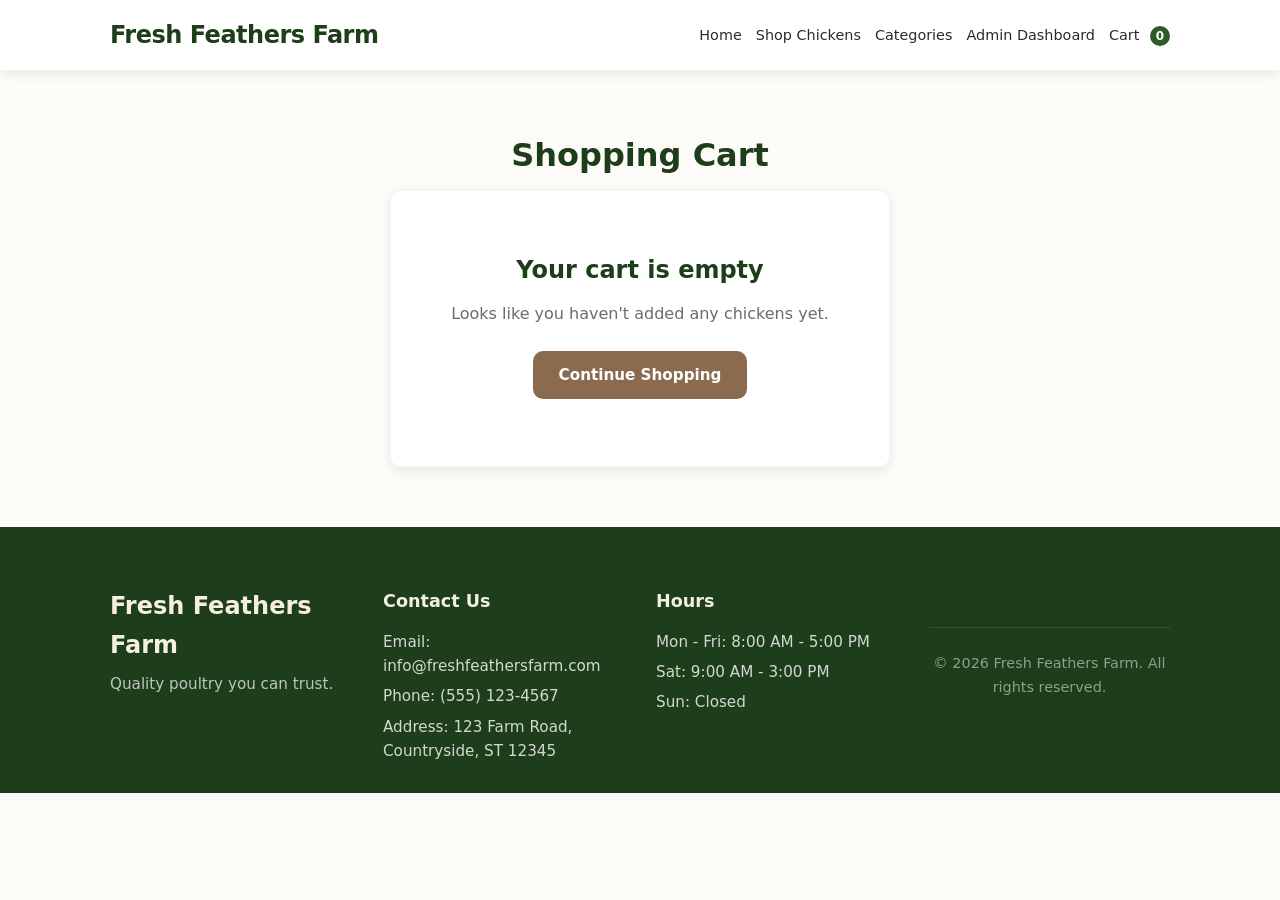
<file: cart.html>
<!DOCTYPE html>
<html lang="en">
<head>
    <meta charset="UTF-8">
    <meta name="viewport" content="width=device-width, initial-scale=1.0">
    <title>Shopping Cart | Fresh Feathers Farm</title>
    <link rel="stylesheet" href="css/style.css">
</head>
<body>

    <header>
        <nav class="navbar">
            <div class="logo">
                <span>Fresh Feathers Farm</span>
            </div>
            <ul class="nav-links">
                <li><a href="index.html">Home</a></li>
                <li><a href="products.html">Shop Chickens</a></li>
                <li><a href="index.html#categories">Categories</a></li>
                <li><a href="admin.html">Admin Dashboard</a></li>
            </ul>
            <div class="menu-toggle" id="mobile-menu" aria-label="Toggle navigation menu" aria-expanded="false" role="button" tabindex="0">
                <span class="bar"></span>
                <span class="bar"></span>
                <span class="bar"></span>
            </div>
        </nav>
    </header>

    <section class="cart-page">
        <div class="container">
            <h1>Shopping Cart</h1>

            <div id="cart-empty" class="cart-empty" style="display: none;">
                <h2>Your cart is empty</h2>
                <p>Looks like you haven't added any chickens yet.</p>
                <a href="products.html" class="btn btn-primary">Continue Shopping</a>
            </div>

            <div id="cart-items" class="cart-grid"></div>

            <div id="cart-total" class="cart-total" style="display: none;">
                <div class="cart-total-row">
                    <span>Total</span>
                    <span id="cart-total-value">₱0.00</span>
                </div>
            </div>

            <div id="cart-actions" class="cart-actions" style="display: none;">
                <a href="products.html" class="btn btn-outline">Continue Shopping</a>
                <a href="checkout.html" class="btn btn-primary">Checkout</a>
                <button type="button" class="btn btn-outline" id="clear-cart-btn">Clear Cart</button>
            </div>
        </div>
    </section>

    <footer>
        <div class="container footer-grid">
            <div class="footer-brand">
                <span>Fresh Feathers Farm</span>
                <p>Quality poultry you can trust.</p>
            </div>
            <div class="footer-contact">
                <h4>Contact Us</h4>
                <p>Email: info@freshfeathersfarm.com</p>
                <p>Phone: (555) 123-4567</p>
                <p>Address: 123 Farm Road, Countryside, ST 12345</p>
            </div>
            <div class="footer-hours">
                <h4>Hours</h4>
                <p>Mon - Fri: 8:00 AM - 5:00 PM</p>
                <p>Sat: 9:00 AM - 3:00 PM</p>
                <p>Sun: Closed</p>
            </div>
            <div class="footer-bottom">
                <p>&copy; 2026 Fresh Feathers Farm. All rights reserved.</p>
            </div>
        </div>
    </footer>

    <script src="js/data.js"></script>
    <script src="js/cart.js"></script>
    <script src="js/main.js"></script>
    <script>
    // ========================================
    // Fresh Feathers Farm - Cart Page
    // ========================================

    const cartItemsEl = document.getElementById("cart-items");
    const cartEmptyEl = document.getElementById("cart-empty");
    const cartTotalEl = document.getElementById("cart-total");
    const cartTotalValueEl = document.getElementById("cart-total-value");
    const cartActionsEl = document.getElementById("cart-actions");
    const clearCartBtn = document.getElementById("clear-cart-btn");

    function formatPrice(price) {
      return new Intl.NumberFormat("en-PH", {
        style: "currency",
        currency: "PHP",
      }).format(price);
    }

    function renderCart() {
      const cart = getCart();

      if (cart.length === 0) {
        if (cartEmptyEl) cartEmptyEl.style.display = "block";
        if (cartTotalEl) cartTotalEl.style.display = "none";
        if (cartActionsEl) cartActionsEl.style.display = "none";
        return;
      }

      if (cartEmptyEl) cartEmptyEl.style.display = "none";
      if (cartTotalEl) cartTotalEl.style.display = "block";
      if (cartActionsEl) cartActionsEl.style.display = "flex";

      cartItemsEl.innerHTML = "";

      cart.forEach(function (item) {
        const subtotal = item.price * item.quantity;

        const article = document.createElement("article");
        article.className = "cart-item";
        article.innerHTML =
          '<img class="cart-item-image" src="' +
          escapeHtml(item.image) +
          '" alt="' +
          escapeHtml(item.name) +
          '" onerror="this.onerror=null;this.src=\'images/imagesrhode-island-red.jpg.png.png\';">' +
          '<div class="cart-item-info">' +
          '<h3>' + escapeHtml(item.name) + "</h3>" +
          '<span class="cart-item-price">' + formatPrice(item.price) + "</span>" +
          '</div>' +
          '<div class="cart-item-actions">' +
          '<div class="cart-item-qty">' +
          '<button type="button" class="qty-btn qty-decrease" data-id="' +
          escapeHtml(item.id) +
          '">−</button>' +
          '<span class="qty-value">' +
          item.quantity +
          "</span>" +
          '<button type="button" class="qty-btn qty-increase" data-id="' +
          escapeHtml(item.id) +
          '">+</button>' +
          "</div>" +
          '<button type="button" class="cart-item-remove" data-id="' +
          escapeHtml(item.id) +
          '">Remove</button>' +
          "</div>";

        cartItemsEl.appendChild(article);
      });

      cartTotalValueEl.textContent = formatPrice(getCartTotal());
    }

    function escapeHtml(text) {
      if (!text) return "";
      const div = document.createElement("div");
      div.textContent = text;
      return div.innerHTML;
    }

    cartItemsEl.addEventListener("click", function (e) {
      const decreaseBtn = e.target.closest(".qty-decrease");
      const increaseBtn = e.target.closest(".qty-increase");
      const removeBtn = e.target.closest(".cart-item-remove");

      if (decreaseBtn) {
        const id = decreaseBtn.dataset.id;
        const item = getCart().find(function (i) { return i.id === id; });
        if (item) {
          updateQuantity(id, item.quantity - 1);
          renderCart();
        }
        return;
      }

      if (increaseBtn) {
        const id = increaseBtn.dataset.id;
        const item = getCart().find(function (i) { return i.id === id; });
        if (item) {
          updateQuantity(id, item.quantity + 1);
          renderCart();
        }
        return;
      }

      if (removeBtn) {
        const id = removeBtn.dataset.id;
        removeItem(id);
        renderCart();
        return;
      }
    });

    clearCartBtn.addEventListener("click", function () {
      if (confirm("Are you sure you want to clear your cart?")) {
        clearCart();
        renderCart();
      }
    });

    renderCart();
    </script>
</body>
</html>
</file>
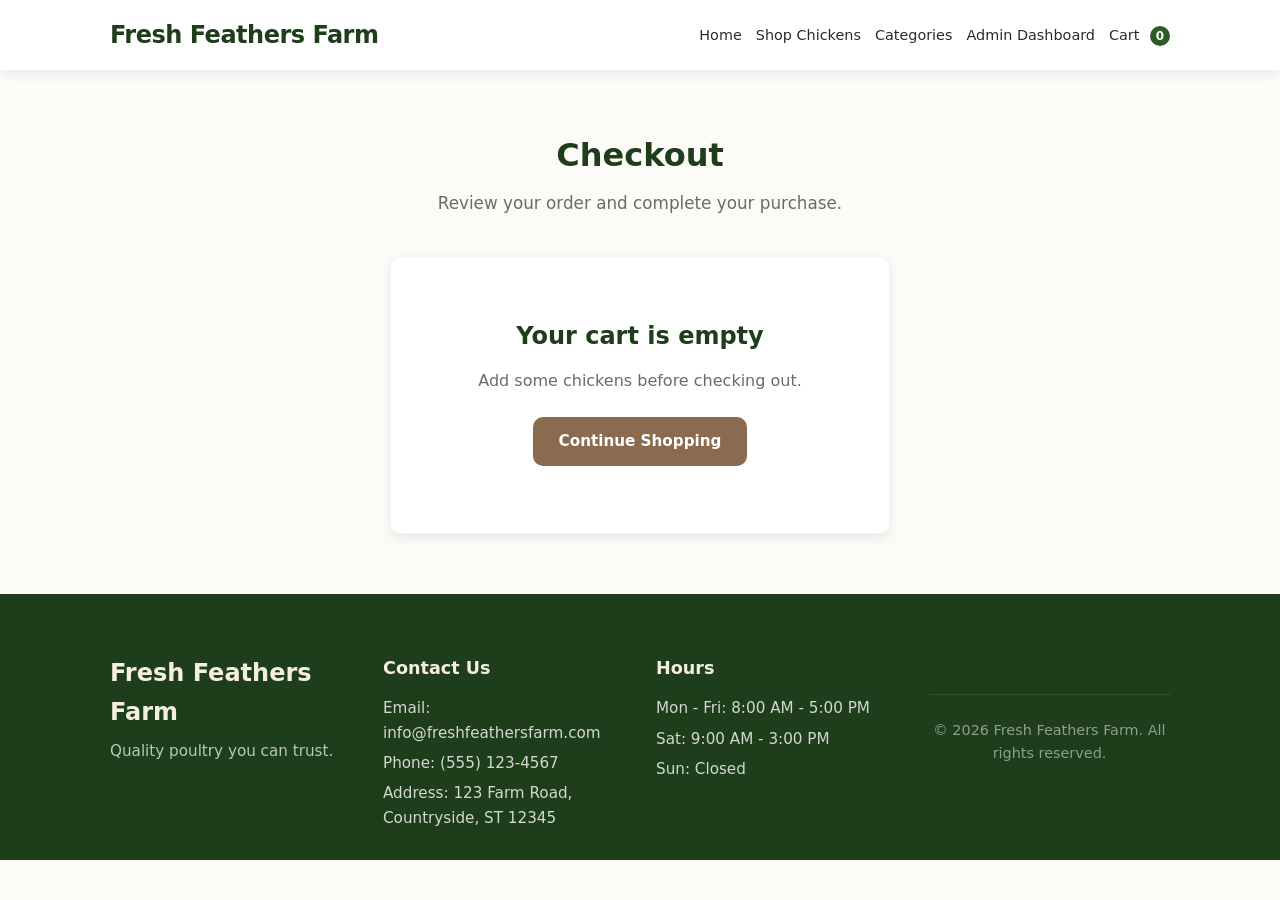
<file: checkout.html>
<!DOCTYPE html>
<html lang="en">
<head>
    <meta charset="UTF-8">
    <meta name="viewport" content="width=device-width, initial-scale=1.0">
    <title>Checkout | Fresh Feathers Farm</title>
    <link rel="stylesheet" href="css/style.css">
</head>
<body>

    <header>
        <nav class="navbar">
            <div class="logo">
                <span>Fresh Feathers Farm</span>
            </div>
            <ul class="nav-links">
                <li><a href="index.html">Home</a></li>
                <li><a href="products.html">Shop Chickens</a></li>
                <li><a href="index.html#categories">Categories</a></li>
                <li><a href="admin.html">Admin Dashboard</a></li>
            </ul>
            <div class="menu-toggle" id="mobile-menu" aria-label="Toggle navigation menu" aria-expanded="false" role="button" tabindex="0">
                <span class="bar"></span>
                <span class="bar"></span>
                <span class="bar"></span>
            </div>
        </nav>
    </header>

    <section class="checkout-page">
        <div class="container checkout-container">
            <h1>Checkout</h1>
            <p class="checkout-subtitle">Review your order and complete your purchase.</p>

            <div id="checkout-empty" class="checkout-empty" style="display: none;">
                <h2>Your cart is empty</h2>
                <p>Add some chickens before checking out.</p>
                <a href="products.html" class="btn btn-primary">Continue Shopping</a>
            </div>

            <div id="checkout-form-section" style="display: none;">
                <div class="checkout-columns">
                    <div class="checkout-form-col">
                        <form id="checkout-form" novalidate>
                            <div class="form-field">
                                <label for="checkout-name">Full name <span class="required">*</span></label>
                                <input type="text" id="checkout-name" required placeholder="e.g. Juan Dela Cruz">
                                <span class="field-error" id="name-error"></span>
                            </div>

                            <div class="form-field">
                                <label for="checkout-phone">Contact number <span class="required">*</span></label>
                                <input type="tel" id="checkout-phone" required placeholder="e.g. 09123456789">
                                <span class="field-error" id="phone-error"></span>
                            </div>

                            <div class="form-field full">
                                <label for="checkout-address">Delivery address <span class="required">*</span></label>
                                <textarea id="checkout-address" required rows="3" placeholder="e.g. 123 Farm Road, Countryside, ST 12345"></textarea>
                                <span class="field-error" id="address-error"></span>
                            </div>

                            <div class="form-field full">
                                <label for="checkout-notes">Order notes (optional)</label>
                                <textarea id="checkout-notes" rows="3" placeholder="Any special delivery instructions..."></textarea>
                            </div>

                            <div class="form-actions">
                                <button type="button" class="btn btn-outline" id="checkout-back-btn">Back to Cart</button>
                                <button type="submit" class="btn btn-primary" id="checkout-submit-btn">Place Order</button>
                            </div>
                        </form>
                    </div>

                    <div class="checkout-summary-col">
                        <div class="order-summary-card">
                            <h2>Order Summary</h2>
                            <div id="checkout-items" class="checkout-items"></div>
                            <div class="checkout-total-row">
                                <span>Total</span>
                                <span id="checkout-total">₱0.00</span>
                            </div>
                            <p class="checkout-disclaimer">
                                This is a school-project demonstration. No real payments are processed and no card details are collected.
                            </p>
                        </div>
                    </div>
                </div>
            </div>

            <div id="checkout-confirmation" class="checkout-confirmation" style="display: none;">
                <div class="confirmation-card">
                    <h2>Thank you for your order!</h2>
                    <p>Your demonstration order has been placed successfully.</p>
                    <div class="order-reference">
                        <span class="order-reference-label">Order Reference:</span>
                        <span id="order-reference" class="order-reference-value"></span>
                    </div>
                    <div id="confirmation-items" class="confirmation-items"></div>
                    <div class="checkout-total-row">
                        <span>Total Paid (Demo)</span>
                        <span id="confirmation-total">₱0.00</span>
                    </div>
                    <p class="confirmation-note">
                        Please note: this is a school-project demonstration. No real payment was processed and no order is stored on a server.
                    </p>
                    <div class="confirmation-actions">
                        <a href="products.html" class="btn btn-primary">Continue Shopping</a>
                        <a href="index.html" class="btn btn-outline">Back to Home</a>
                    </div>
                </div>
            </div>

        </div>
    </section>

    <footer>
        <div class="container footer-grid">
            <div class="footer-brand">
                <span>Fresh Feathers Farm</span>
                <p>Quality poultry you can trust.</p>
            </div>
            <div class="footer-contact">
                <h4>Contact Us</h4>
                <p>Email: info@freshfeathersfarm.com</p>
                <p>Phone: (555) 123-4567</p>
                <p>Address: 123 Farm Road, Countryside, ST 12345</p>
            </div>
            <div class="footer-hours">
                <h4>Hours</h4>
                <p>Mon - Fri: 8:00 AM - 5:00 PM</p>
                <p>Sat: 9:00 AM - 3:00 PM</p>
                <p>Sun: Closed</p>
            </div>
            <div class="footer-bottom">
                <p>&copy; 2026 Fresh Feathers Farm. All rights reserved.</p>
            </div>
        </div>
    </footer>

    <script src="js/data.js"></script>
    <script src="js/cart.js"></script>
    <script src="js/main.js"></script>
    <script>
    // ========================================
    // Fresh Feathers Farm - Checkout Page
    // ========================================

    const checkoutEmptyEl = document.getElementById("checkout-empty");
    const checkoutFormSection = document.getElementById("checkout-form-section");
    const checkoutConfirmationEl = document.getElementById("checkout-confirmation");
    const checkoutForm = document.getElementById("checkout-form");
    const checkoutItemsEl = document.getElementById("checkout-items");
    const checkoutTotalEl = document.getElementById("checkout-total");
    const confirmationItemsEl = document.getElementById("confirmation-items");
    const confirmationTotalEl = document.getElementById("confirmation-total");
    const orderReferenceEl = document.getElementById("order-reference");
    const checkoutBackBtn = document.getElementById("checkout-back-btn");

    function formatPrice(price) {
      return new Intl.NumberFormat("en-PH", {
        style: "currency",
        currency: "PHP",
      }).format(price);
    }

    function escapeHtml(text) {
      if (!text) return "";
      const div = document.createElement("div");
      div.textContent = text;
      return div.innerHTML;
    }

    function renderCheckoutSummary() {
      const cart = getCart();

      if (cart.length === 0) {
        if (checkoutEmptyEl) checkoutEmptyEl.style.display = "block";
        if (checkoutFormSection) checkoutFormSection.style.display = "none";
        if (checkoutTotalEl) checkoutTotalEl.textContent = formatPrice(0);
        return;
      }

      if (checkoutEmptyEl) checkoutEmptyEl.style.display = "none";
      if (checkoutFormSection) checkoutFormSection.style.display = "block";

      checkoutItemsEl.innerHTML = "";

      cart.forEach(function (item) {
        const subtotal = item.price * item.quantity;

        const itemEl = document.createElement("div");
        itemEl.className = "checkout-item";
        itemEl.innerHTML =
          '<div class="checkout-item-image">' +
          '<img src="' + escapeHtml(item.image) + '" alt="' + escapeHtml(item.name) + '" onerror="this.onerror=null;this.src=\'images/imagesrhode-island-red.jpg.png.png\';">' +
          '</div>' +
          '<div class="checkout-item-details">' +
          '<div class="checkout-item-name">' + escapeHtml(item.name) + '</div>' +
          '<div class="checkout-item-meta">' +
          '<span>' + item.quantity + ' x ' + formatPrice(item.price) + '</span>' +
          '<span>Subtotal: ' + formatPrice(subtotal) + '</span>' +
          '</div>' +
          '</div>';

        checkoutItemsEl.appendChild(itemEl);
      });

      checkoutTotalEl.textContent = formatPrice(getCartTotal());
    }

    function generateOrderReference() {
      const prefix = "FF";
      const num = Math.floor(100000 + Math.random() * 900000);
      const date = new Date();
      const dateStr = date.getFullYear() +
        String(date.getMonth() + 1).padStart(2, "0") +
        String(date.getDate()).padStart(2, "0");
      return prefix + "-" + dateStr + "-" + num;
    }

    function showFieldError(fieldId, message) {
      const errorEl = document.getElementById(fieldId);
      const inputEl = document.getElementById(fieldId.replace("-error", ""));
      if (errorEl) errorEl.textContent = message;
      if (inputEl) inputEl.classList.add("input-error");
    }

    function clearFieldError(fieldId) {
      const errorEl = document.getElementById(fieldId);
      const inputEl = document.getElementById(fieldId.replace("-error", ""));
      if (errorEl) errorEl.textContent = "";
      if (inputEl) inputEl.classList.remove("input-error");
    }

    function clearAllErrors() {
      ["name-error", "phone-error", "address-error"].forEach(clearFieldError);
    }

    checkoutForm.addEventListener("submit", function (e) {
      e.preventDefault();
      clearAllErrors();

      const cart = getCart();
      if (cart.length === 0) {
        alert("Your cart is empty. Add some chickens before checking out.");
        return;
      }

      const name = document.getElementById("checkout-name").value.trim();
      const phone = document.getElementById("checkout-phone").value.trim();
      const address = document.getElementById("checkout-address").value.trim();
      const notes = document.getElementById("checkout-notes").value.trim();

      let hasError = false;

      if (!name) {
        showFieldError("name-error", "Full name is required.");
        hasError = true;
      }
      if (!phone) {
        showFieldError("phone-error", "Contact number is required.");
        hasError = true;
      }
      if (!address) {
        showFieldError("address-error", "Delivery address is required.");
        hasError = true;
      }

      if (hasError) return;

      const orderReference = generateOrderReference();

      confirmationItemsEl.innerHTML = "";
      cart.forEach(function (item) {
        const subtotal = item.price * item.quantity;

        const itemEl = document.createElement("div");
        itemEl.className = "confirmation-item";
        itemEl.innerHTML =
          '<span class="confirmation-item-name">' + escapeHtml(item.name) + '</span>' +
          '<span class="confirmation-item-qty">' + item.quantity + ' x ' + formatPrice(item.price) + ' = ' + formatPrice(subtotal) + '</span>';

        confirmationItemsEl.appendChild(itemEl);
      });

      orderReferenceEl.textContent = orderReference;
      confirmationTotalEl.textContent = formatPrice(getCartTotal());

      checkoutFormSection.style.display = "none";
      checkoutConfirmationEl.style.display = "block";

      window.scrollTo({ top: 0, behavior: "smooth" });
    });

    checkoutBackBtn.addEventListener("click", function () {
      window.location.href = "cart.html";
    });

    document.querySelectorAll("#checkout-name, #checkout-phone, #checkout-address").forEach(function (el) {
      el.addEventListener("input", function () {
        clearFieldError(el.id + "-error");
      });
    });

    renderCheckoutSummary();
    </script>
</body>
</html>
</file>
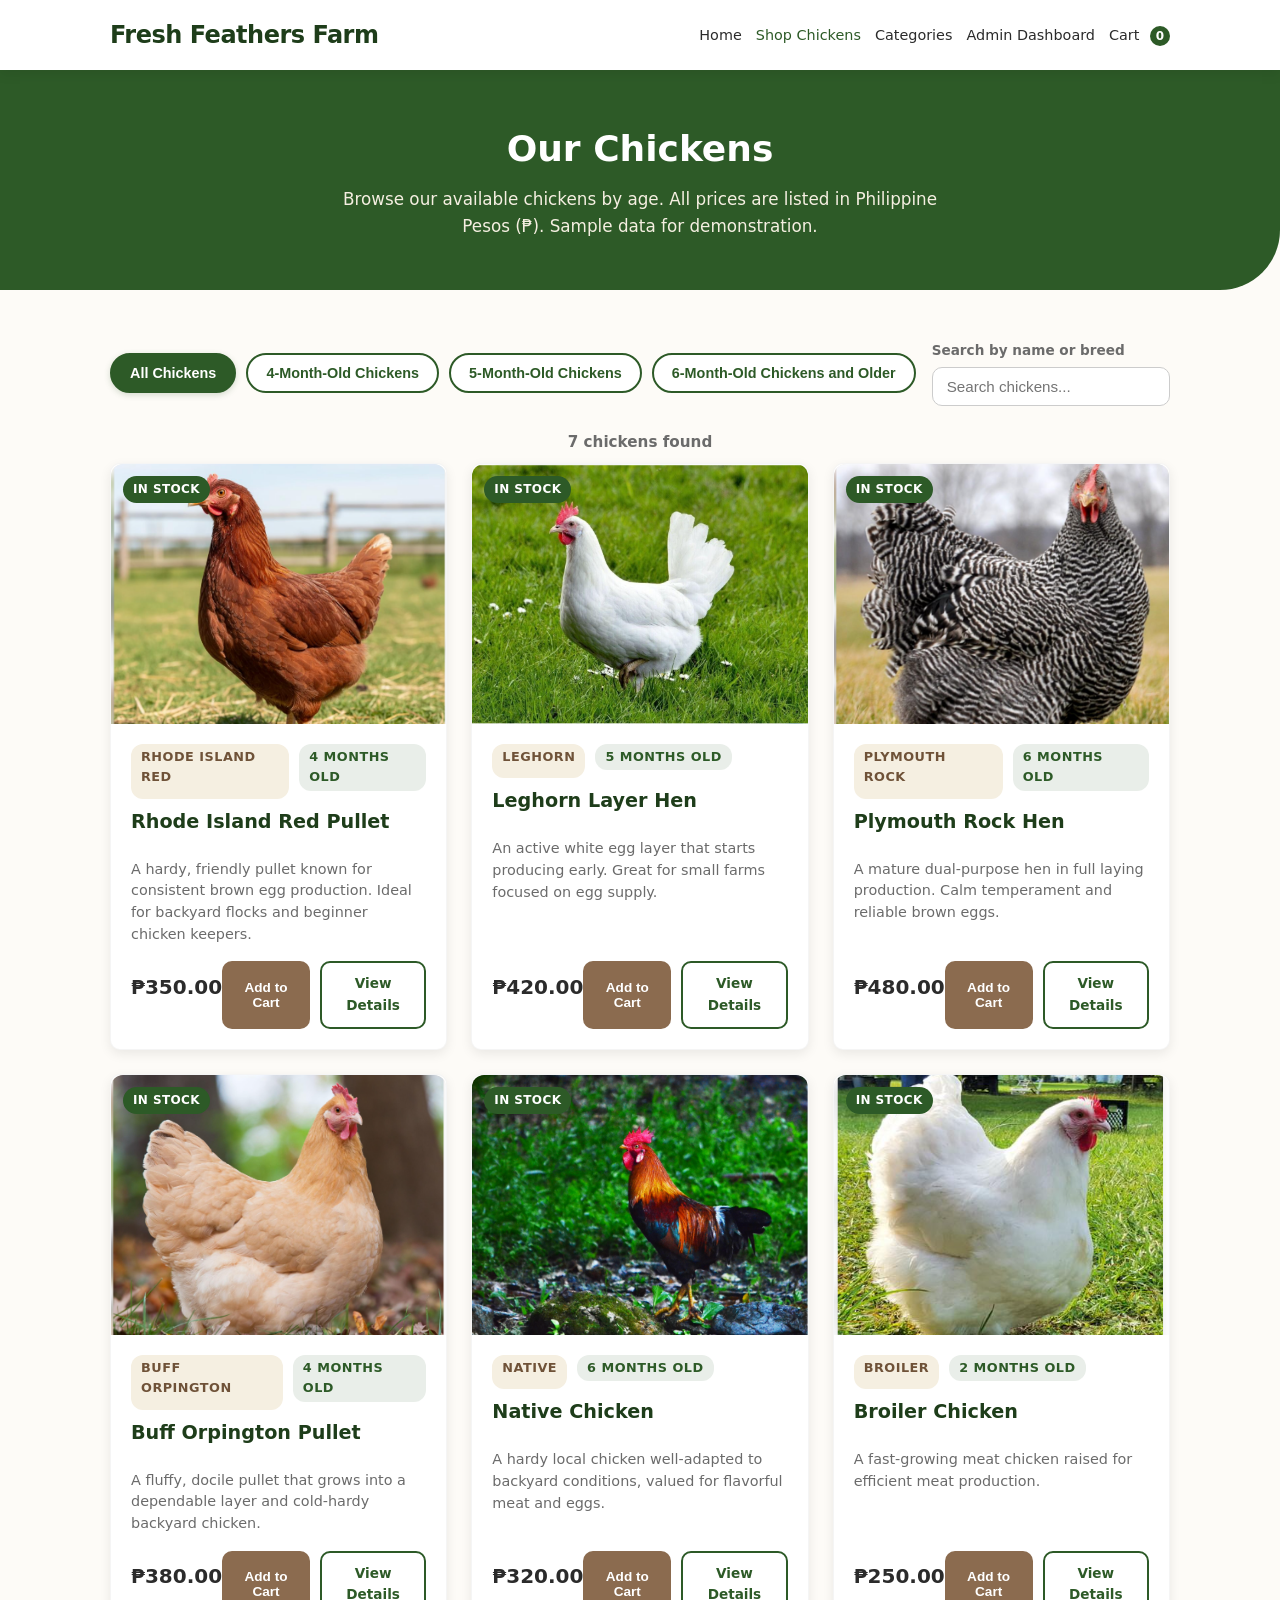
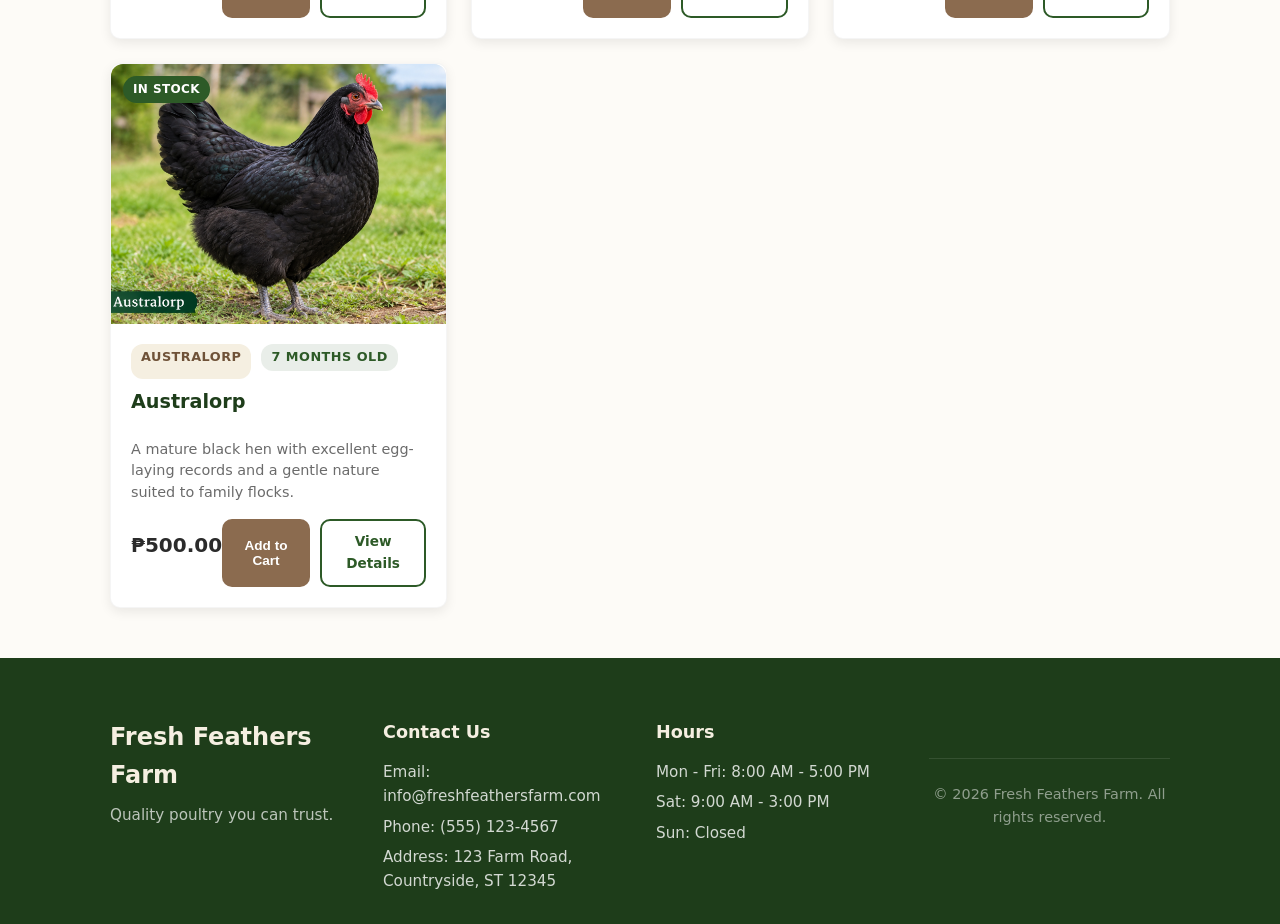
<file: products.html>
<!DOCTYPE html>
<html lang="en">
<head>
    <meta charset="UTF-8">
    <meta name="viewport" content="width=device-width, initial-scale=1.0">
    <title>Shop Chickens | Fresh Feathers Farm</title>
    <link rel="stylesheet" href="css/style.css">
</head>
<body>

    <header>
        <nav class="navbar">
            <div class="logo">
                <span>Fresh Feathers Farm</span>
            </div>
            <ul class="nav-links">
                <li><a href="index.html">Home</a></li>
                <li><a href="products.html" class="active">Shop Chickens</a></li>
                <li><a href="index.html#categories">Categories</a></li>
                <li><a href="admin.html">Admin Dashboard</a></li>
            </ul>
            <div class="menu-toggle" id="mobile-menu" aria-label="Toggle navigation menu" aria-expanded="false" role="button" tabindex="0">
                <span class="bar"></span>
                <span class="bar"></span>
                <span class="bar"></span>
            </div>
        </nav>
    </header>

    <section class="page-header">
        <div class="container">
            <h1>Our Chickens</h1>
            <p>Browse our available chickens by age. All prices are listed in Philippine Pesos (₱). Sample data for demonstration.</p>
        </div>
    </section>

    <section class="product-list" id="product-list">
        <div class="container">
            <div class="filters">
                <div class="category-filters">
                    <button type="button" class="category-filter active" data-category="all">All Chickens</button>
                    <button type="button" class="category-filter" data-category="4-month">4-Month-Old Chickens</button>
                    <button type="button" class="category-filter" data-category="5-month">5-Month-Old Chickens</button>
                    <button type="button" class="category-filter" data-category="6-month">6-Month-Old Chickens and Older</button>
                </div>
                <div class="search-box">
                    <label for="search-input">Search by name or breed</label>
                    <input type="search" id="search-input" placeholder="Search chickens...">
                </div>
            </div>

            <p id="result-count" class="result-count"></p>

            <div id="no-results" class="no-results">
                <p>No chickens found matching your search or category.</p>
            </div>

            <div class="product-grid" id="product-grid">
                <!-- Product cards injected by JS -->
            </div>
        </div>
    </section>

    <footer>
        <div class="container footer-grid">
            <div class="footer-brand">
                <span>Fresh Feathers Farm</span>
                <p>Quality poultry you can trust.</p>
            </div>
            <div class="footer-contact">
                <h4>Contact Us</h4>
                <p>Email: info@freshfeathersfarm.com</p>
                <p>Phone: (555) 123-4567</p>
                <p>Address: 123 Farm Road, Countryside, ST 12345</p>
            </div>
            <div class="footer-hours">
                <h4>Hours</h4>
                <p>Mon - Fri: 8:00 AM - 5:00 PM</p>
                <p>Sat: 9:00 AM - 3:00 PM</p>
                <p>Sun: Closed</p>
            </div>
            <div class="footer-bottom">
                <p>&copy; 2026 Fresh Feathers Farm. All rights reserved.</p>
            </div>
        </div>
    </footer>

    <script src="js/data.js"></script>
    <script src="js/cart.js"></script>
    <script src="js/products.js"></script>
    <script src="js/main.js"></script>
</body>
</html>
</file>
<file: css/style.css>
/* ========================================
   Fresh Feathers Farm - Main Stylesheet
   ======================================== */

/* CSS Variables for easy theming */
:root {
    --forest-green: #2d5a27;
    --forest-green-dark: #1e3d1a;
    --white: #ffffff;
    --warm-cream: #fdfbf7;
    --cream-accent: #f5efe1;
    --light-brown: #8b6b4f;
    --light-brown-dark: #6f5238;
    --text-dark: #2b2b2b;
    --text-muted: #6b6b6b;
    --shadow: 0 4px 12px rgba(0, 0, 0, 0.08);
    --shadow-hover: 0 8px 20px rgba(0, 0, 0, 0.12);
    --radius: 10px;
    --transition: all 0.25s ease;
}

* {
    margin: 0;
    padding: 0;
    box-sizing: border-box;
}

html {
    scroll-behavior: smooth;
}

body {
    font-family: "Segoe UI", system-ui, -apple-system, sans-serif;
    background-color: var(--warm-cream);
    color: var(--text-dark);
    line-height: 1.6;
    overflow-x: hidden;
}

.container {
    max-width: 1100px;
    margin: 0 auto;
    padding: 0 20px;
}

.section-title {
    font-size: 2rem;
    color: var(--forest-green);
    text-align: center;
    margin-bottom: 8px;
}

.section-subtitle {
    text-align: center;
    color: var(--text-muted);
    margin-bottom: 40px;
    font-size: 1.05rem;
}

img {
    max-width: 100%;
    height: auto;
    display: block;
}

a {
    text-decoration: none;
    color: inherit;
}

ul {
    list-style: none;
}

/* ========================================
   Navigation
   ======================================== */

header {
    background-color: var(--white);
    box-shadow: var(--shadow);
    position: sticky;
    top: 0;
    z-index: 100;
}

.navbar {
    display: flex;
    justify-content: space-between;
    align-items: center;
    flex-wrap: nowrap;
    gap: 12px;
    max-width: 1100px;
    margin: 0 auto;
    padding: 1rem 20px;
    overflow: hidden;
}

.logo {
    font-size: 1.5rem;
    font-weight: 800;
    color: var(--forest-green-dark);
    letter-spacing: -0.5px;
}

.nav-links {
    display: flex;
    flex-wrap: nowrap;
    gap: 14px;
    align-items: center;
    font-size: 0.9rem;
    overflow: hidden;
}

.nav-links a {
    font-weight: 500;
    color: var(--text-dark);
    transition: var(--transition);
}

.nav-links a:hover,
.nav-links a.active {
    color: var(--forest-green);
}

.menu-toggle {
    display: none;
    flex-direction: column;
    gap: 5px;
    background: none;
    border: none;
    cursor: pointer;
}

.menu-toggle .bar {
    width: 24px;
    height: 3px;
    background-color: var(--forest-green-dark);
    border-radius: 2px;
    transition: var(--transition);
}

@media (max-width: 900px) {
    .navbar {
        padding: 0.85rem 16px;
    }
    .logo {
        font-size: 1.25rem;
    }
    .nav-links {
        gap: 10px;
        font-size: 0.85rem;
    }
}

.hero {
    display: grid;
    grid-template-columns: 1fr 1fr;
    gap: 40px;
    align-items: center;
    background-color: var(--forest-green);
    color: var(--white);
    padding: 80px 20px;
    border-radius: 0 0 60px 0;
    overflow: hidden;
}

.hero-content h1 {
    font-size: 3rem;
    line-height: 1.15;
    margin-bottom: 16px;
}

.hero-content p {
    font-size: 1.15rem;
    color: var(--cream-accent);
    margin-bottom: 24px;
    max-width: 500px;
}

.hero-image img {
    width: 100%;
    border-radius: var(--radius);
    box-shadow: var(--shadow-hover);
    object-fit: cover;
}

/* ========================================
   Buttons
   ======================================== */

.btn {
    display: inline-block;
    padding: 12px 26px;
    border-radius: var(--radius);
    font-weight: 600;
    font-size: 0.95rem;
    transition: var(--transition);
    border: none;
    cursor: pointer;
    text-align: center;
}

.btn-primary {
    background-color: var(--light-brown);
    color: var(--white);
}

.btn-primary:hover {
    background-color: var(--light-brown-dark);
    transform: translateY(-2px);
    box-shadow: var(--shadow-hover);
}

.btn-outline {
    background-color: transparent;
    color: var(--forest-green);
    border: 2px solid var(--forest-green);
}

.btn-outline:hover {
    background-color: var(--forest-green);
    color: var(--white);
    transform: translateY(-2px);
}

/* ========================================
   Featured Section
   ======================================== */

.featured {
    padding: 80px 20px;
    background-color: var(--white);
}

.product-grid {
    display: grid;
    grid-template-columns: repeat(auto-fit, minmax(260px, 1fr));
    gap: 24px;
}

.product-card {
    background-color: var(--white);
    border-radius: var(--radius);
    box-shadow: var(--shadow);
    overflow: hidden;
    transition: var(--transition);
    border: 1px solid rgba(0,0,0,0.04);
}

.product-card:hover {
    transform: translateY(-6px);
    box-shadow: var(--shadow-hover);
}

.product-image {
    height: 260px;
    overflow: hidden;
    background-color: var(--cream-accent);
    border-radius: 12px 12px 0 0;
}

.product-image img {
    width: 100%;
    height: 260px;
    object-fit: cover;
    object-position: center 25%;
    transition: var(--transition);
}

.product-card:hover .product-image img {
    transform: scale(1.05);
}

.product-info {
    padding: 20px;
}

.product-info h3 {
    font-size: 1.2rem;
    margin-bottom: 6px;
    color: var(--forest-green-dark);
}

.product-age {
    font-size: 0.85rem;
    color: var(--light-brown);
    font-weight: 600;
    text-transform: uppercase;
    letter-spacing: 0.5px;
    margin-bottom: 8px;
    display: block;
}

.product-price {
    font-size: 1.35rem;
    font-weight: 700;
    color: var(--text-dark);
    margin-bottom: 16px;
    display: block;
}

.product-actions {
    display: flex;
    gap: 10px;
}

/* ========================================
   Categories Section
   ======================================== */

.categories {
    padding: 80px 20px;
    background-color: var(--warm-cream);
}

.category-grid {
    display: grid;
    grid-template-columns: repeat(auto-fit, minmax(280px, 1fr));
    gap: 24px;
}

.category-card {
    background-color: var(--white);
    border-radius: var(--radius);
    padding: 32px 24px;
    text-align: center;
    box-shadow: var(--shadow);
    border: 1px solid rgba(0,0,0,0.04);
    transition: var(--transition);
}

.category-card:hover {
    transform: translateY(-6px);
    box-shadow: var(--shadow-hover);
}

.category-icon {
    font-size: 3rem;
    margin-bottom: 16px;
    display: block;
}

.category-card h3 {
    font-size: 1.4rem;
    color: var(--forest-green-dark);
    margin-bottom: 10px;
}

.category-card p {
    color: var(--text-muted);
    margin-bottom: 20px;
    font-size: 0.95rem;
}

/* ========================================
   About Section
   ======================================== */

.about {
    padding: 80px 20px;
    background-color: var(--white);
}

.about-grid {
    display: grid;
    grid-template-columns: 1fr 1fr;
    gap: 40px;
    align-items: center;
}

.about-image img {
    border-radius: var(--radius);
    box-shadow: var(--shadow-hover);
    width: 100%;
    height: 360px;
    object-fit: cover;
}

.about-content h2 {
    font-size: 2rem;
    color: var(--forest-green-dark);
    margin-bottom: 16px;
}

.about-content p {
    color: var(--text-muted);
    margin-bottom: 16px;
    font-size: 1.05rem;
}

/* ========================================
   Footer
   ======================================== */

footer {
    background-color: var(--forest-green-dark);
    color: var(--white);
    padding: 60px 20px 24px;
}

.footer-grid {
    display: grid;
    grid-template-columns: repeat(auto-fit, minmax(220px, 1fr));
    gap: 32px;
    max-width: 1100px;
    margin: 0 auto;
    padding: 0 20px;
}

.footer-brand span {
    display: block;
    font-size: 1.5rem;
    font-weight: 800;
    margin-bottom: 8px;
    color: var(--cream-accent);
}

.footer-brand p {
    color: rgba(255, 255, 255, 0.7);
    font-size: 0.95rem;
}

.footer-contact h4,
.footer-hours h4 {
    font-size: 1.1rem;
    margin-bottom: 14px;
    color: var(--cream-accent);
}

.footer-contact p,
.footer-hours p {
    color: rgba(255, 255, 255, 0.8);
    font-size: 0.95rem;
    margin-bottom: 6px;
}

.footer-bottom {
    text-align: center;
    margin-top: 40px;
    padding-top: 24px;
    border-top: 1px solid rgba(255, 255, 255, 0.1);
    color: rgba(255, 255, 255, 0.5);
    font-size: 0.9rem;
}

/* ========================================
   Shopping Cart
   ======================================== */

.cart-count {
    display: inline-block;
    min-width: 20px;
    height: 20px;
    background-color: var(--forest-green);
    color: var(--white);
    font-size: 0.75rem;
    font-weight: 700;
    text-align: center;
    line-height: 20px;
    border-radius: 10px;
    margin-left: 6px;
    padding: 0 4px;
}

.cart-toast {
    position: fixed;
    bottom: 24px;
    left: 50%;
    transform: translateX(-50%) translateY(100px);
    background-color: var(--forest-green-dark);
    color: var(--white);
    padding: 12px 24px;
    border-radius: var(--radius);
    box-shadow: var(--shadow-hover);
    font-size: 0.95rem;
    font-weight: 600;
    opacity: 0;
    visibility: hidden;
    transition: opacity 0.3s ease, transform 0.3s ease, visibility 0.3s ease;
    z-index: 1000;
}

.cart-toast.show {
    opacity: 1;
    visibility: visible;
    transform: translateX(-50%) translateY(0);
}

.detail-actions {
    margin-top: 24px;
}

/* ========================================
   Shopping Cart Page
   ======================================== */

.cart-page {
    padding: 60px 20px;
    background-color: var(--warm-cream);
}

.cart-page h1 {
    font-size: 2rem;
    color: var(--forest-green-dark);
    text-align: center;
    margin-bottom: 8px;
}

.cart-empty {
    text-align: center;
    padding: 60px 20px;
    background-color: var(--white);
    border-radius: var(--radius);
    box-shadow: var(--shadow);
    border: 1px solid rgba(0,0,0,0.04);
    max-width: 500px;
    margin: 0 auto;
}

.cart-empty h2 {
    color: var(--forest-green-dark);
    margin-bottom: 12px;
}

.cart-empty p {
    color: var(--text-muted);
    margin-bottom: 24px;
}

.cart-grid {
    display: grid;
    gap: 20px;
    max-width: 900px;
    margin: 0 auto;
}

.cart-item {
    display: grid;
    grid-template-columns: 120px 1fr auto;
    gap: 20px;
    align-items: center;
    background-color: var(--white);
    border-radius: var(--radius);
    box-shadow: var(--shadow);
    border: 1px solid rgba(0,0,0,0.04);
    padding: 20px;
}

.cart-item-image {
    width: 100%;
    height: 120px;
    object-fit: cover;
    border-radius: var(--radius);
    background-color: var(--cream-accent);
}

.cart-item-info h3 {
    font-size: 1.25rem;
    color: var(--forest-green-dark);
    margin-bottom: 6px;
}

.cart-item-price {
    font-size: 1.1rem;
    font-weight: 700;
    color: var(--text-dark);
    display: block;
    margin-bottom: 10px;
}

.cart-item-qty {
    display: flex;
    align-items: center;
    gap: 10px;
}

.qty-btn {
    width: 36px;
    height: 36px;
    border-radius: var(--radius);
    border: 1px solid var(--forest-green);
    background-color: var(--white);
    color: var(--forest-green);
    font-weight: 700;
    font-size: 1rem;
    cursor: pointer;
    transition: var(--transition);
    display: flex;
    align-items: center;
    justify-content: center;
    line-height: 1;
}

.qty-btn:hover {
    background-color: var(--forest-green);
    color: var(--white);
}

.qty-value {
    font-size: 1rem;
    font-weight: 600;
    min-width: 30px;
    text-align: center;
    color: var(--text-dark);
}

.cart-item-remove {
    background-color: transparent;
    color: #b3402e;
    border: 1px solid rgba(179, 64, 46, 0.2);
    border-radius: var(--radius);
    padding: 8px 14px;
    font-size: 0.85rem;
    font-weight: 600;
    cursor: pointer;
    transition: var(--transition);
}

.cart-item-remove:hover {
    background-color: #b3402e;
    color: var(--white);
}

.cart-item-actions {
    display: flex;
    flex-direction: column;
    gap: 10px;
    align-items: flex-end;
}

.cart-total {
    max-width: 900px;
    margin: 30px auto 0;
    background-color: var(--white);
    border-radius: var(--radius);
    box-shadow: var(--shadow);
    border: 1px solid rgba(0,0,0,0.04);
    padding: 24px 32px;
}

.cart-total-row {
    display: flex;
    justify-content: space-between;
    font-size: 1.25rem;
    font-weight: 700;
    color: var(--text-dark);
    margin-bottom: 20px;
    border-bottom: 2px solid var(--cream-accent);
    padding-bottom: 12px;
}

.cart-actions {
    display: flex;
    gap: 14px;
    justify-content: space-between;
    max-width: 900px;
    margin: 24px auto 0;
}

.cart-actions .btn {
    flex: 1;
}

@media (max-width: 768px) {
    .cart-item {
        grid-template-columns: 1fr;
        gap: 16px;
        padding: 16px;
    }

    .cart-item-image {
        height: 100px;
    }

    .cart-item-actions {
        flex-direction: row;
        justify-content: space-between;
        align-items: center;
        width: 100%;
    }

    .cart-item-qty {
        justify-content: center;
        width: 100%;
    }

    .cart-actions {
        flex-direction: column;
    }

    .cart-actions .btn {
        width: 100%;
    }
}

/* ========================================
   Checkout Page
   ======================================== */

.checkout-page {
    padding: 60px 20px;
    background-color: var(--warm-cream);
}

.checkout-page h1 {
    font-size: 2rem;
    color: var(--forest-green-dark);
    text-align: center;
    margin-bottom: 8px;
}

.checkout-subtitle {
    text-align: center;
    color: var(--text-muted);
    margin-bottom: 40px;
    font-size: 1.05rem;
}

.checkout-empty {
    text-align: center;
    padding: 60px 20px;
    background-color: var(--white);
    border-radius: var(--radius);
    box-shadow: var(--shadow);
    border: 1px solid rgba(0,0,0,0.04);
    max-width: 500px;
    margin: 0 auto;
}

.checkout-empty h2 {
    color: var(--forest-green-dark);
    margin-bottom: 12px;
}

.checkout-empty p {
    color: var(--text-muted);
    margin-bottom: 24px;
}

.checkout-container {
    max-width: 1000px;
    margin: 0 auto;
}

.checkout-columns {
    display: grid;
    grid-template-columns: 1fr 380px;
    gap: 40px;
    align-items: start;
}

.checkout-form-col {
    display: flex;
    flex-direction: column;
}

.field-error {
    color: #b3402e;
    font-size: 0.85rem;
    margin-top: 4px;
    display: block;
}

.input-error {
    border-color: #b3402e;
}

.order-summary-card {
    background-color: var(--white);
    border-radius: var(--radius);
    box-shadow: var(--shadow);
    border: 1px solid rgba(0,0,0,0.04);
    padding: 28px 32px;
    position: sticky;
    top: 24px;
}

.order-summary-card h2 {
    font-size: 1.5rem;
    color: var(--forest-green-dark);
    margin-bottom: 20px;
}

.checkout-items {
    display: flex;
    flex-direction: column;
    gap: 16px;
    margin-bottom: 24px;
    max-height: 400px;
    overflow-y: auto;
    padding-right: 8px;
}

.checkout-item {
    display: flex;
    gap: 14px;
    align-items: center;
    background-color: var(--warm-cream);
    border-radius: 8px;
    padding: 12px;
    border: 1px solid rgba(0,0,0,0.04);
}

.checkout-item-image {
    width: 70px;
    height: 70px;
    flex-shrink: 0;
    object-fit: cover;
    border-radius: 8px;
    background-color: var(--cream-accent);
}

.checkout-item-details {
    flex: 1;
}

.checkout-item-name {
    font-weight: 600;
    color: var(--text-dark);
    margin-bottom: 4px;
}

.checkout-item-meta {
    font-size: 0.9rem;
    color: var(--text-muted);
    display: flex;
    flex-direction: column;
    gap: 2px;
}

.checkout-total-row {
    display: flex;
    justify-content: space-between;
    font-size: 1.25rem;
    font-weight: 700;
    color: var(--text-dark);
    padding-top: 16px;
    border-top: 2px solid var(--cream-accent);
}

.checkout-disclaimer {
    font-size: 0.8rem;
    color: var(--text-muted);
    margin-top: 24px;
    line-height: 1.5;
}

.checkout-confirmation {
    text-align: center;
    padding: 40px 20px;
}

.confirmation-card {
    max-width: 500px;
    margin: 0 auto;
    background-color: var(--white);
    border-radius: var(--radius);
    box-shadow: var(--shadow);
    border: 1px solid rgba(0,0,0,0.04);
    padding: 40px 32px;
}

.confirmation-card h2 {
    color: var(--forest-green-dark);
    margin-bottom: 12px;
    font-size: 1.75rem;
}

.confirmation-card p {
    color: var(--text-muted);
    margin-bottom: 24px;
}

.order-reference {
    margin-bottom: 24px;
    text-align: left;
}

.order-reference-label {
    font-size: 0.9rem;
    color: var(--text-muted);
    display: block;
    margin-bottom: 4px;
}

.order-reference-value {
    font-size: 1.5rem;
    font-weight: 800;
    color: var(--forest-green-dark);
    letter-spacing: 1px;
}

.confirmation-items {
    margin-bottom: 20px;
    text-align: left;
}

.confirmation-item {
    display: flex;
    justify-content: space-between;
    padding: 8px 0;
    border-bottom: 1px solid rgba(0,0,0,0.06);
    font-size: 0.95rem;
    color: var(--text-dark);
}

.confirmation-item-name {
    font-weight: 600;
}

.confirmation-item-qty {
    color: var(--text-muted);
}

.confirmation-note {
    font-size: 0.85rem;
    color: var(--text-muted);
    margin-bottom: 24px;
    line-height: 1.5;
}

.confirmation-actions {
    display: flex;
    gap: 12px;
    justify-content: center;
}

.confirmation-actions .btn {
    flex: 0 0 auto;
}

@media (max-width: 768px) {
    .checkout-columns {
        grid-template-columns: 1fr;
        gap: 24px;
    }

    .order-summary-card {
        position: static;
    }

    .checkout-item {
        flex-direction: column;
        align-items: flex-start;
        gap: 10px;
    }

    .checkout-item-image {
        width: 100%;
        height: 140px;
    }

    .confirmation-actions {
        flex-direction: column;
    }

    .confirmation-actions .btn {
        width: 100%;
    }
}

@media (max-width: 768px) {
    .hero {
        grid-template-columns: 1fr;
        border-radius: 0 0 40px 0;
        padding: 60px 20px;
        text-align: center;
    }

    .hero-content {
        order: 2;
    }

    .hero-image {
        order: 1;
    }

    .hero-content h1 {
        font-size: 2.2rem;
    }

    .hero-content p {
        margin: 0 auto 24px;
    }

    .nav-links {
        position: fixed;
        top: 0;
        right: -100%;
        height: 100vh;
        width: 80%;
        max-width: 300px;
        flex-direction: column;
        background-color: var(--white);
        box-shadow: -4px 0 15px rgba(0, 0, 0, 0.1);
        padding: 80px 30px 30px;
        transition: right 0.3s ease;
    }

    .nav-links.active {
        right: 0;
    }

    .menu-toggle {
        display: flex;
    }

    .about-grid {
        grid-template-columns: 1fr;
    }

    .about-image img {
        height: 300px;
    }
}

@media (max-width: 480px) {
    .hero-content h1 {
        font-size: 1.9rem;
    }

    .navbar {
        padding: 1rem 16px;
    }

    .logo {
        font-size: 1.25rem;
    }
}

/* ========================================
   Product Listings Page
   ======================================== */

.page-header {
    background-color: var(--forest-green);
    color: var(--white);
    padding: 50px 20px;
    text-align: center;
    border-radius: 0 0 50px 0;
}

.page-header h1 {
    font-size: 2.25rem;
    margin-bottom: 8px;
}

.page-header p {
    color: var(--cream-accent);
    font-size: 1.05rem;
    max-width: 600px;
    margin: 0 auto;
}

.product-list {
    padding: 50px 20px;
    background-color: var(--warm-cream);
}

.filters {
    display: flex;
    flex-wrap: wrap;
    gap: 16px;
    align-items: center;
    margin-bottom: 24px;
}

.category-filters {
    display: flex;
    flex-wrap: wrap;
    gap: 10px;
}

.category-filter {
    padding: 10px 18px;
    border-radius: 20px;
    border: 2px solid var(--forest-green);
    background-color: var(--white);
    color: var(--forest-green);
    font-weight: 600;
    font-size: 0.9rem;
    cursor: pointer;
    transition: var(--transition);
}

.category-filter:hover {
    background-color: var(--forest-green);
    color: var(--white);
}

.category-filter.active {
    background-color: var(--forest-green);
    color: var(--white);
}

.search-box {
    position: relative;
    flex: 1;
    min-width: 200px;
}

.search-box label {
    display: block;
    font-size: 0.85rem;
    color: var(--text-muted);
    margin-bottom: 6px;
    font-weight: 600;
}

.search-box input {
    width: 100%;
    padding: 10px 14px;
    border-radius: var(--radius);
    border: 1px solid #ccc;
    font-size: 0.95rem;
    transition: var(--transition);
}

.search-box input:focus {
    outline: none;
    border-color: var(--forest-green);
    box-shadow: 0 0 0 3px rgba(45, 90, 39, 0.15);
}

.result-count {
    text-align: center;
    color: var(--text-muted);
    font-size: 0.95rem;
    margin-bottom: 8px;
}

.no-results {
    text-align: center;
    padding: 40px 20px;
    color: var(--text-muted);
    display: none;
}

.product-grid {
    display: grid;
    grid-template-columns: repeat(auto-fill, minmax(270px, 1fr));
    gap: 24px;
}

.product-card {
    background-color: var(--white);
    border-radius: var(--radius);
    box-shadow: var(--shadow);
    overflow: hidden;
    border: 1px solid rgba(0, 0, 0, 0.04);
    display: flex;
    flex-direction: column;
    transition: var(--transition);
}

.product-card:hover {
    transform: translateY(-6px);
    box-shadow: var(--shadow-hover);
}

.product-image {
    position: relative;
    height: 260px;
    overflow: hidden;
    background-color: var(--cream-accent);
    border-radius: 12px 12px 0 0;
}

.product-image img {
    width: 100%;
    height: 260px;
    object-fit: cover;
    object-position: center 25%;
    transition: var(--transition);
}

.product-card:hover .product-image img {
    transform: scale(1.05);
}

.product-badge {
    position: absolute;
    top: 12px;
    left: 12px;
    padding: 4px 10px;
    border-radius: 20px;
    font-size: 0.75rem;
    font-weight: 700;
    text-transform: uppercase;
    letter-spacing: 0.4px;
    background-color: rgba(0, 0, 0, 0.7);
    color: var(--white);
}

.product-badge.status-in-stock {
    background-color: var(--forest-green);
}

.product-badge.status-out-of-stock {
    background-color: #b3402e;
}

.product-info {
    padding: 20px;
    display: flex;
    flex-direction: column;
    flex: 1;
}

.product-meta {
    display: flex;
    gap: 10px;
    margin-bottom: 8px;
}

.product-breed,
.product-age {
    font-size: 0.8rem;
    font-weight: 700;
    text-transform: uppercase;
    letter-spacing: 0.5px;
    padding: 3px 10px;
    border-radius: 12px;
}

.product-breed {
    background-color: var(--cream-accent);
    color: var(--light-brown-dark);
}

.product-age {
    background-color: rgba(45, 90, 39, 0.1);
    color: var(--forest-green);
}

.product-name {
    font-size: 1.15rem;
    color: var(--forest-green-dark);
    margin-bottom: 8px;
}

.product-description {
    font-size: 0.9rem;
    color: var(--text-muted);
    margin-bottom: 16px;
    line-height: 1.5;
    flex: 1;
}

.product-footer {
    display: flex;
    justify-content: space-between;
    align-items: center;
    margin-top: auto;
}

.product-price {
    font-size: 1.25rem;
    font-weight: 700;
    color: var(--text-dark);
}

.product-footer .btn {
    padding: 10px 18px;
    font-size: 0.85rem;
}

@media (max-width: 768px) {
    .filters {
        flex-direction: column;
        align-items: stretch;
    }

    .category-filters {
        justify-content: center;
    }

    .search-box {
        min-width: auto;
    }

    .page-header h1 {
        font-size: 1.8rem;
    }
}

/* ========================================
   Product Details Page
   ======================================== */

.details-page {
    padding: 40px 20px;
    background-color: var(--warm-cream);
}

.details-container {
    max-width: 1000px;
    margin: 0 auto;
}

.back-link {
    display: inline-block;
    margin-bottom: 24px;
    font-size: 0.9rem;
}

.not-found-card {
    text-align: center;
    padding: 60px 20px;
    background-color: var(--white);
    border-radius: var(--radius);
    box-shadow: var(--shadow);
    border: 1px solid rgba(0, 0, 0, 0.04);
}

.not-found-card h2 {
    font-size: 1.75rem;
    color: var(--forest-green-dark);
    margin-bottom: 12px;
}

.not-found-card p {
    color: var(--text-muted);
    margin-bottom: 24px;
    font-size: 1.05rem;
}

.product-content {
    display: grid;
    grid-template-columns: 1fr 1fr;
    gap: 40px;
    align-items: start;
    background-color: var(--white);
    padding: 32px;
    border-radius: var(--radius);
    box-shadow: var(--shadow);
    border: 1px solid rgba(0, 0, 0, 0.04);
}

.product-detail-image {
    height: 420px;
    overflow: hidden;
    border-radius: var(--radius);
    background-color: var(--cream-accent);
}

.product-detail-image img {
    width: 100%;
    height: 100%;
    object-fit: cover;
    object-position: center 25%;
    transition: var(--transition);
}

.detail-name {
    font-size: 2rem;
    color: var(--forest-green-dark);
    margin-bottom: 12px;
}

.detail-meta {
    display: flex;
    gap: 10px;
    flex-wrap: wrap;
    margin-bottom: 16px;
}

.detail-tag {
    font-size: 0.8rem;
    font-weight: 700;
    text-transform: uppercase;
    letter-spacing: 0.5px;
    padding: 4px 12px;
    border-radius: 12px;
}

.detail-tag:nth-child(1) {
    background-color: var(--cream-accent);
    color: var(--light-brown-dark);
}

.detail-tag:nth-child(2) {
    background-color: rgba(45, 90, 39, 0.1);
    color: var(--forest-green);
}

.detail-tag:nth-child(3) {
    background-color: var(--light-brown-dark);
    color: var(--white);
}

.detail-description {
    font-size: 1rem;
    color: var(--text-muted);
    line-height: 1.7;
    margin-bottom: 24px;
}

.detail-specs {
    display: flex;
    flex-direction: column;
    gap: 12px;
}

.spec-item {
    display: flex;
    justify-content: space-between;
    padding: 10px 14px;
    background-color: var(--warm-cream);
    border-radius: 8px;
    border: 1px solid rgba(0, 0, 0, 0.04);
}

.spec-label {
    font-size: 0.9rem;
    color: var(--text-muted);
    font-weight: 600;
}

.spec-value {
    font-size: 0.95rem;
    color: var(--text-dark);
    font-weight: 700;
}

.spec-value.availability.in-stock {
    color: var(--forest-green);
}

.spec-value.availability.out-of-stock {
    color: #b3402e;
}

@media (max-width: 768px) {
    .product-content {
        grid-template-columns: 1fr;
        padding: 24px;
    }

    .product-detail-image {
        height: 300px;
    }

    .detail-name {
        font-size: 1.75rem;
    }
}

/* ========================================
   Admin Dashboard
   ======================================== */

.admin-page {
    padding: 40px 20px;
    background-color: var(--warm-cream);
}

.admin-container {
    max-width: 1200px;
    margin: 0 auto;
}

.admin-subtitle {
    color: var(--text-muted);
    margin-bottom: 32px;
    font-size: 1rem;
}

.admin-message {
    padding: 12px 16px;
    border-radius: var(--radius);
    margin-bottom: 24px;
    font-size: 0.95rem;
    font-weight: 600;
    display: none;
}

.admin-message.success {
    background-color: rgba(45, 90, 39, 0.1);
    color: var(--forest-green);
    border: 1px solid rgba(45, 90, 39, 0.2);
}

.admin-message.error {
    background-color: rgba(179, 64, 46, 0.1);
    color: #b3402e;
    border: 1px solid rgba(179, 64, 46, 0.2);
}

.admin-stats {
    display: grid;
    grid-template-columns: repeat(auto-fit, minmax(180px, 1fr));
    gap: 16px;
    margin-bottom: 32px;
}

.admin-actions {
    margin-bottom: 24px;
    text-align: right;
}

.stat-card {
    background-color: var(--white);
    padding: 20px;
    border-radius: var(--radius);
    box-shadow: var(--shadow);
    border: 1px solid rgba(0, 0, 0, 0.04);
    text-align: center;
}

.stat-number {
    font-size: 1.75rem;
    font-weight: 800;
    color: var(--forest-green-dark);
}

.stat-label {
    font-size: 0.85rem;
    color: var(--text-muted);
    text-transform: uppercase;
    letter-spacing: 0.5px;
    margin-top: 6px;
}

.admin-form-section {
    background-color: var(--white);
    padding: 28px;
    border-radius: var(--radius);
    box-shadow: var(--shadow);
    border: 1px solid rgba(0, 0, 0, 0.04);
    margin-bottom: 32px;
}

.admin-form-section h2 {
    font-size: 1.5rem;
    color: var(--forest-green-dark);
    margin-bottom: 20px;
}

.form-grid {
    display: grid;
    grid-template-columns: repeat(auto-fit, minmax(200px, 1fr));
    gap: 16px;
    margin-bottom: 20px;
}

.form-field.full {
    grid-column: 1 / -1;
}

.form-field label {
    display: block;
    font-size: 0.9rem;
    font-weight: 600;
    color: var(--text-dark);
    margin-bottom: 6px;
}

.form-field label .required {
    color: #b3402e;
}

.form-field input,
.form-field textarea {
    width: 100%;
    padding: 10px 14px;
    border-radius: var(--radius);
    border: 1px solid #ccc;
    font-size: 0.95rem;
    font-family: inherit;
    transition: var(--transition);
}

.form-field input:focus,
.form-field textarea:focus {
    outline: none;
    border-color: var(--forest-green);
    box-shadow: 0 0 0 3px rgba(45, 90, 39, 0.15);
}

.form-actions {
    display: flex;
    gap: 12px;
    justify-content: flex-start;
}

.form-actions .btn-outline {
    color: var(--forest-green);
    border-color: var(--forest-green);
}

.admin-table-section {
    background-color: var(--white);
    padding: 28px;
    border-radius: var(--radius);
    box-shadow: var(--shadow);
    border: 1px solid rgba(0, 0, 0, 0.04);
}

.admin-table-section h2 {
    font-size: 1.5rem;
    color: var(--forest-green-dark);
    margin-bottom: 16px;
}

.table-wrapper {
    overflow-x: auto;
}

#admin-products-table {
    width: 100%;
    border-collapse: collapse;
}

#admin-products-table th {
    text-align: left;
    padding: 12px;
    font-size: 0.85rem;
    font-weight: 700;
    text-transform: uppercase;
    letter-spacing: 0.5px;
    color: var(--text-muted);
    border-bottom: 2px solid var(--cream-accent);
}

#admin-products-table td {
    padding: 14px 12px;
    font-size: 0.95rem;
    color: var(--text-dark);
    border-bottom: 1px solid rgba(0, 0, 0, 0.06);
}

#admin-products-table tr:last-child td {
    border-bottom: none;
}

#admin-products-table tr:hover {
    background-color: var(--warm-cream);
}

#admin-products-table img {
    width: 50px;
    height: 50px;
    object-fit: cover;
    border-radius: 6px;
    border: 1px solid rgba(0, 0, 0, 0.1);
}

.status-badge {
    display: inline-block;
    padding: 4px 10px;
    border-radius: 20px;
    font-size: 0.75rem;
    font-weight: 700;
    text-transform: uppercase;
    letter-spacing: 0.4px;
}

.status-badge.status-in-stock {
    background-color: rgba(45, 90, 39, 0.1);
    color: var(--forest-green);
}

.status-badge.status-out-of-stock {
    background-color: rgba(179, 64, 46, 0.1);
    color: #b3402e;
}

.btn-sm {
    padding: 6px 14px;
    font-size: 0.85rem;
}

.delete-btn {
    background-color: rgba(179, 64, 46, 0.1);
    color: #b3402e;
    border: 1px solid rgba(179, 64, 46, 0.2);
}

.delete-btn:hover {
    background-color: #b3402e;
    color: var(--white);
}

@media (max-width: 768px) {
    .admin-page {
        padding: 20px 16px;
    }

    .admin-form-section,
    .admin-table-section {
        padding: 20px;
    }

    .form-actions {
        flex-direction: column;
    }

    .form-actions .btn {
        width: 100%;
    }

    .admin-stats {
        grid-template-columns: repeat(2, 1fr);
    }
}

/* ========================================
   Final UI Polish
   ======================================== */

/* Prevent horizontal overflow everywhere */
html {
    overflow-x: hidden;
}

/* Mobile nav hamburger animation */
.menu-toggle .bar {
    transition: all 0.3s ease;
}

.menu-toggle.active .bar:nth-child(1) {
    transform: rotate(45deg) translate(5px, 5px);
}

.menu-toggle.active .bar:nth-child(2) {
    opacity: 0;
}

.menu-toggle.active .bar:nth-child(3) {
    transform: rotate(-45deg) translate(5px, -5px);
}

/* Consistent product card images */
.product-image img,
.product-detail-image img {
    object-fit: cover;
}

/* Product card layout consistency */
.product-info h3 {
    min-height: 2.4em;
}

/* Shop empty state */
.no-results {
    text-align: center;
    padding: 60px 20px;
    color: var(--text-muted);
    display: none;
}

.no-results p {
    font-size: 1.1rem;
    margin-bottom: 20px;
}

/* Result count badge styling */
.result-count {
    text-align: center;
    color: var(--text-muted);
    font-size: 0.95rem;
    margin-bottom: 8px;
    font-weight: 600;
}

/* Form invalid state styling */
.form-field input:invalid:not(:placeholder-shown),
.form-field textarea:invalid:not(:placeholder-shown) {
    border-color: #b3402e;
}

.form-field input:valid:not(:placeholder-shown),
.form-field textarea:valid:not(:placeholder-shown) {
    border-color: var(--forest-green);
}

/* Button polish */
.btn {
    position: relative;
    overflow: hidden;
}

.btn:active {
    transform: translateY(0);
}

/* Admin stats card polish */
.stat-card {
    position: relative;
    overflow: hidden;
}

.stat-card::before {
    content: "";
    position: absolute;
    top: 0;
    left: 0;
    width: 4px;
    height: 100%;
    background-color: var(--forest-green);
}

/* Admin table mobile scrollbar styling */
.table-wrapper::-webkit-scrollbar {
    height: 6px;
}

.table-wrapper::-webkit-scrollbar-track {
    background: rgba(0, 0, 0, 0.05);
    border-radius: 3px;
}

.table-wrapper::-webkit-scrollbar-thumb {
    background: rgba(0, 0, 0, 0.2);
    border-radius: 3px;
}

/* Page header polish */
.page-header {
    border-radius: 0 0 60px 0;
}

/* Back link polish */
.back-link {
    font-weight: 600;
}

/* Not found card polish */
.not-found-card {
    max-width: 400px;
    margin: 0 auto;
}

/* Admin section spacing */
.admin-form-section,
.admin-table-section {
    margin-bottom: 32px;
}

/* Category filter button active state polish */
.category-filter.active {
    box-shadow: 0 2px 6px rgba(45, 90, 39, 0.2);
}

/* Admin message animation */
.admin-message {
    animation: slideIn 0.3s ease;
}

@keyframes slideIn {
    from {
        opacity: 0;
        transform: translateY(-10px);
    }
    to {
        opacity: 1;
        transform: translateY(0);
    }
}

/* Mobile: stack product details vertically */
@media (max-width: 768px) {
    .product-detail-image {
        height: 300px;
    }

    .detail-name {
        font-size: 1.75rem;
    }

    .admin-stats {
        grid-template-columns: 1fr;
    }
}

/* Mobile: ensure forms are readable */
@media (max-width: 480px) {
    .form-field input,
    .form-field textarea {
        font-size: 1rem; /* prevents iOS zoom on focus */
    }

    .admin-stats {
        grid-template-columns: 1fr;
    }

    .navbar {
        padding: 0.85rem 16px;
    }

    .hero-content h1 {
        font-size: 1.8rem;
    }

    .page-header h1 {
        font-size: 1.6rem;
    }
}
</file>
